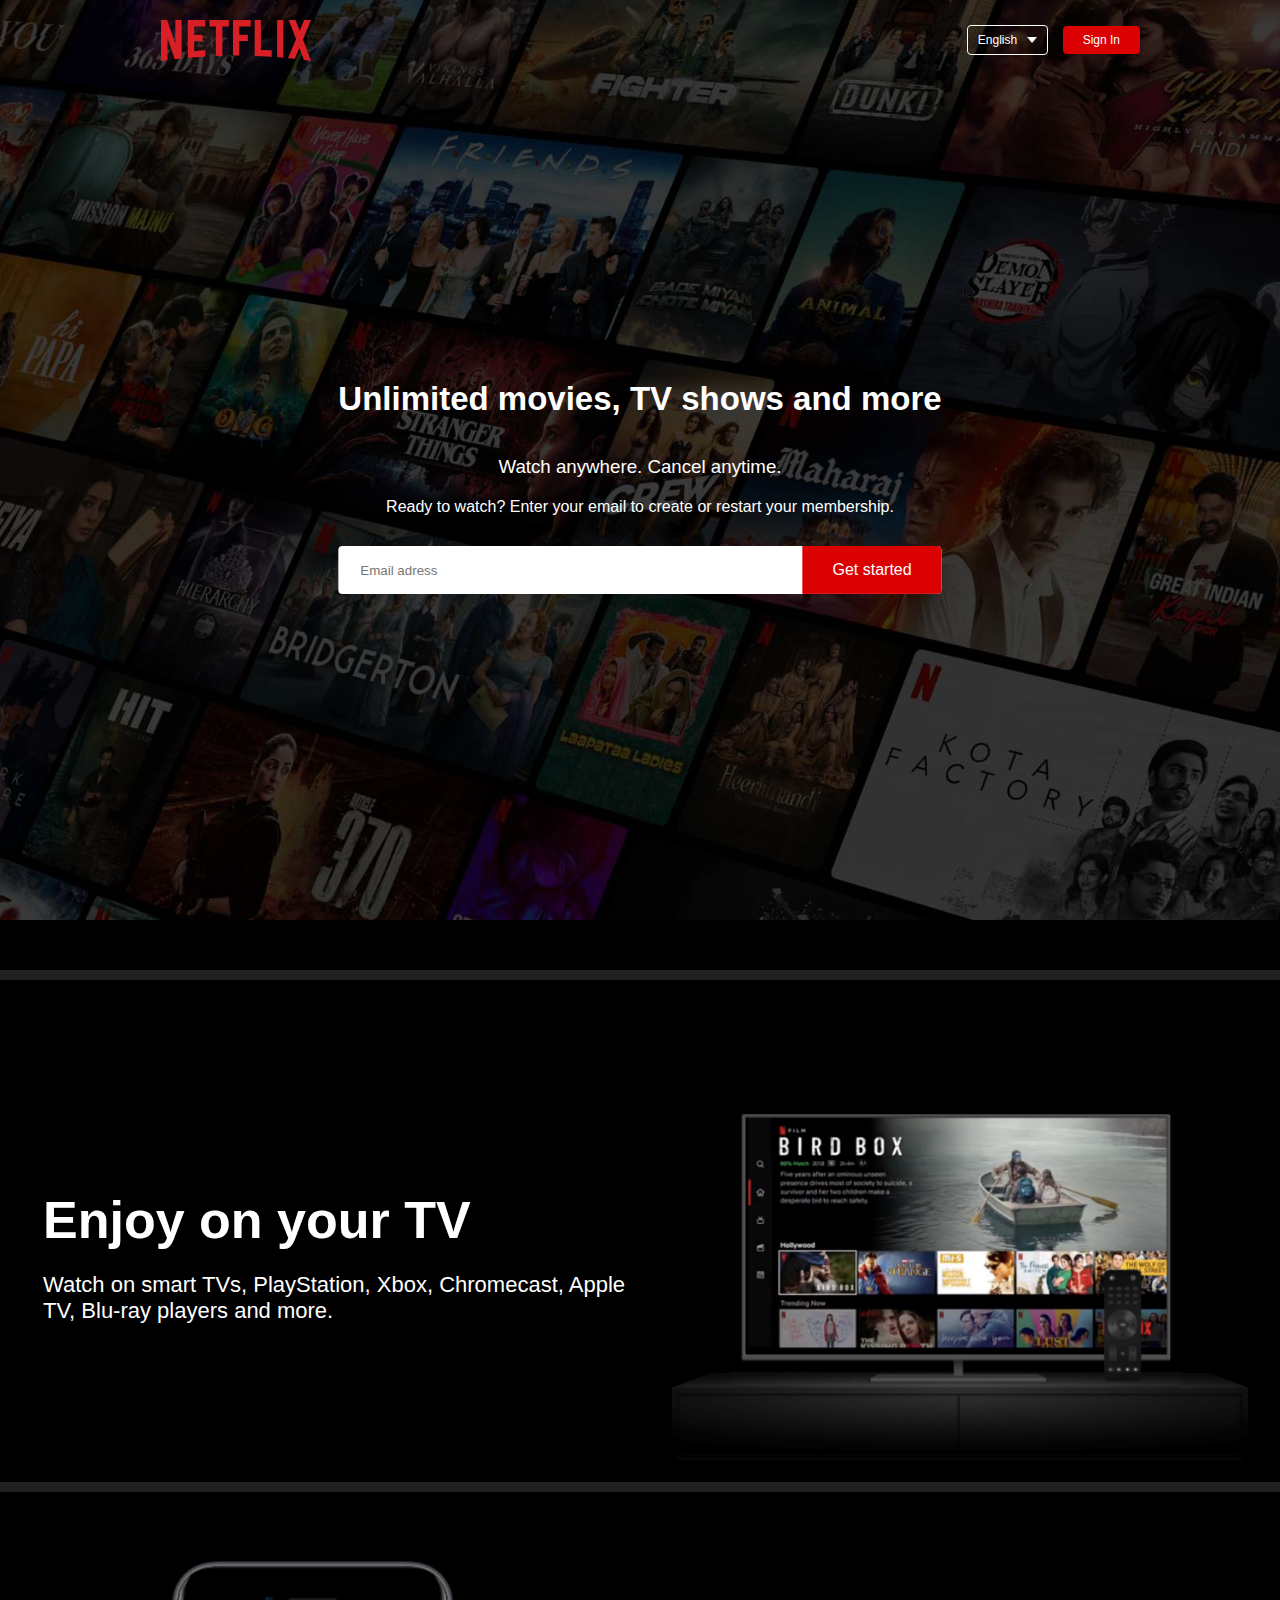
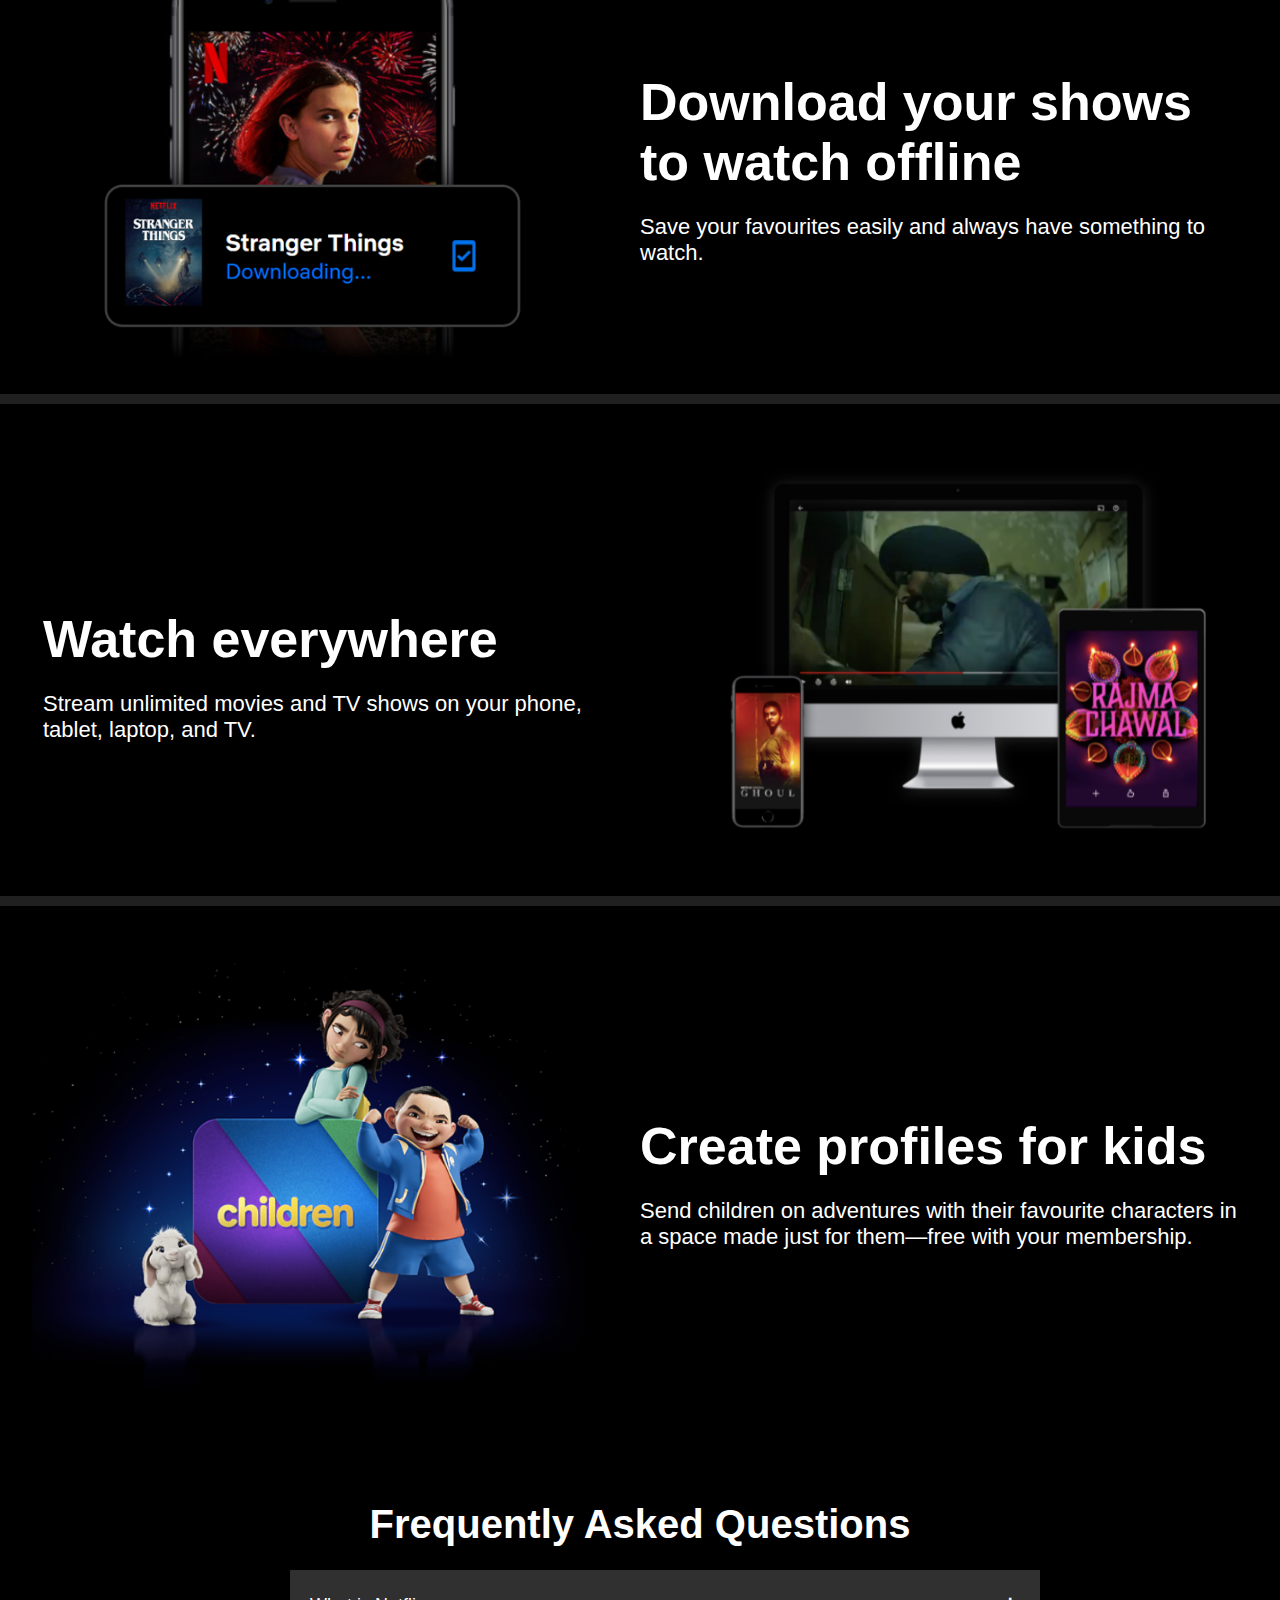
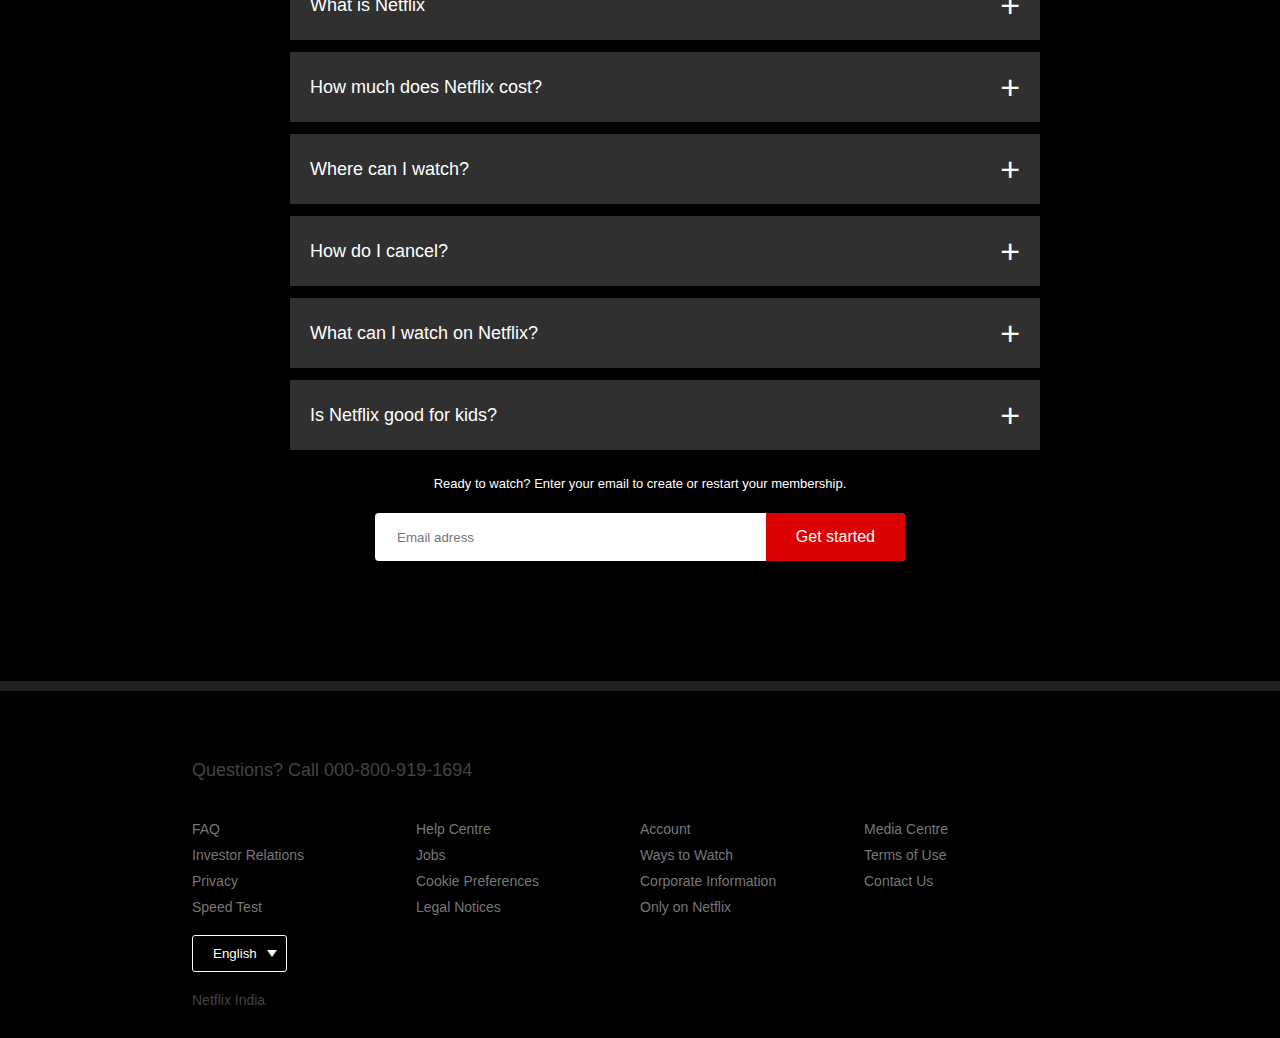
<file: index.html>
<!DOCTYPE html>
<html lang="en">
<head>
    <meta charset="UTF-8">
    <meta name="viewport" content="width=device-width, initial-scale=1.0">
    <title>Netflix India – Watch TV Shows Online, Watch Movies Online</title>
    <link rel="stylesheet" href="styles.css" type="text/css">
</head>
<body>
    <div class="container">
        <div class="header">
            <nav>
                <img src="image/logo.png" class="logo">
                <div class="button-div">
                    <button class="language-btn">English <img src="image/down-icon.png" alt=""></button>
                    <button>Sign In</button>
                </div>
            </nav>
            <div class="header-content">
                <h1>Unlimited movies, TV shows and more</h1>
                <h3>Watch anywhere. Cancel anytime.</h3>
                <p>Ready to watch? Enter your email to create or restart your membership.</p>
                <form class="email-signup">
                    <input type="email" placeholder="Email adress" required>
                    <button type="submit">Get started</button>
                </form>
            </div>
        </div>
        <div class="features">
            <div class="row">
                <div class="text-col">
                    <h2 class="text1">Enjoy on your TV</h2>
                    <p class="text1">Watch on smart TVs, PlayStation, Xbox, Chromecast, Apple TV, Blu-ray players and more.</p>
                </div>
                <div class="img-col">
                    <img src="image/feature-1.png" alt="">
                </div>
            </div>
            <div class="row">
                <div class="img-col">
                    <img src="image/feature-2.png" alt="">
                </div>
                <div class="text-col">
                    <h2 class="text2">Download your shows to watch offline</h2>
                    <p class="text2">Save your favourites easily and always have something to watch.</p>
                </div>
               
            </div>
            <div class="row">
                <div class="text-col">
                    <h2 class="text1">Watch everywhere</h2>
                    <p class="text1">Stream unlimited movies and TV shows on your phone, tablet, laptop, and TV.</p>
                </div>
                <div class="img-col">
                    <img src="image/feature-3.png" alt="">
                </div>
            </div>
            <div class="row">
                <div class="img-col">
                    <img src="image/feature-4.png" alt="">
                </div>
                <div class="text-col">
                    <h2 class="text2">Create profiles for kids</h2>
                    <p class="text2">Send children on adventures with their favourite characters in a space made just for them—free with your membership.</p>
                </div>
                
            </div>
        </div>
        <div class="faq">
            <h2>Frequently Asked Questions</h2>
            <ul class="accordion">
                <li>
                    <input type="radio" name="accordion" id="first">
                    <label for="first">What is Netflix</label>
                </li>
                <li>
                    <input type="radio" name="accordion" id="second">
                    <label for="second">How much does Netflix cost?</label>
                </li>
                <li>
                    <input type="radio" name="accordion" id="third">
                    <label for="third">Where can I watch?</label>
                </li>
                <li>
                    <input type="radio" name="accordion" id="forth">
                    <label for="forth">How do I cancel?</label>
                </li>
                <li>
                    <input type="radio" name="accordion" id="fifth">
                    <label for="fifth">What can I watch on Netflix?</label>
                </li>
                <li>
                    <input type="radio" name="accordion" id="sixth">
                    <label for="sixth">Is Netflix good for kids?</label>
                </li>
            </ul>
            <small>Ready to watch? Enter your email to create or restart your membership.</small>
            <form class="email-signup">
                <input type="email" placeholder="Email adress" required>
                <button type="submit">Get started</button>
            </form>
    </div>
    <div class="footer-divide">

    </div>
    <div class="footer">
    <h2>Questions? Call 000-800-919-1694</h2>
    <div class="row1">
        <div class="col">
            <a href="FAQ">FAQ</a>
            <a href="Investor Relations">Investor Relations</a>
            <a href="Privacy">Privacy</a>
            <a href="Speed Test">Speed Test</a>
        </div>
        <div class="col">
            <a href="Help Centre">Help Centre</a>
            <a href="Jobs">Jobs</a>
            <a href="Cookie Preferences">Cookie Preferences</a>
            <a href="Legal Notices">Legal Notices</a>
        </div>
        <div class="col">
            <a href="Account">Account</a>
            <a href="Ways to Watch">Ways to Watch</a>
            <a href="Corporate Information">Corporate Information</a>
            <a href="Only on Netflix">Only on Netflix</a>
        </div>
        <div class="col">
            <a href="Media Centre">Media Centre</a>
            <a href="Terms of Use">Terms of Use</a>
            <a href="Contact Us">Contact Us</a>
        </div>
        <div>
            <button class="language-btn">English <img src="image/down-icon.png" alt=""></button>
            <p class="copyright">Netflix India</p>
        </div>
        
    </div>
    </div>
    </div>
</body>
</html>
</file>
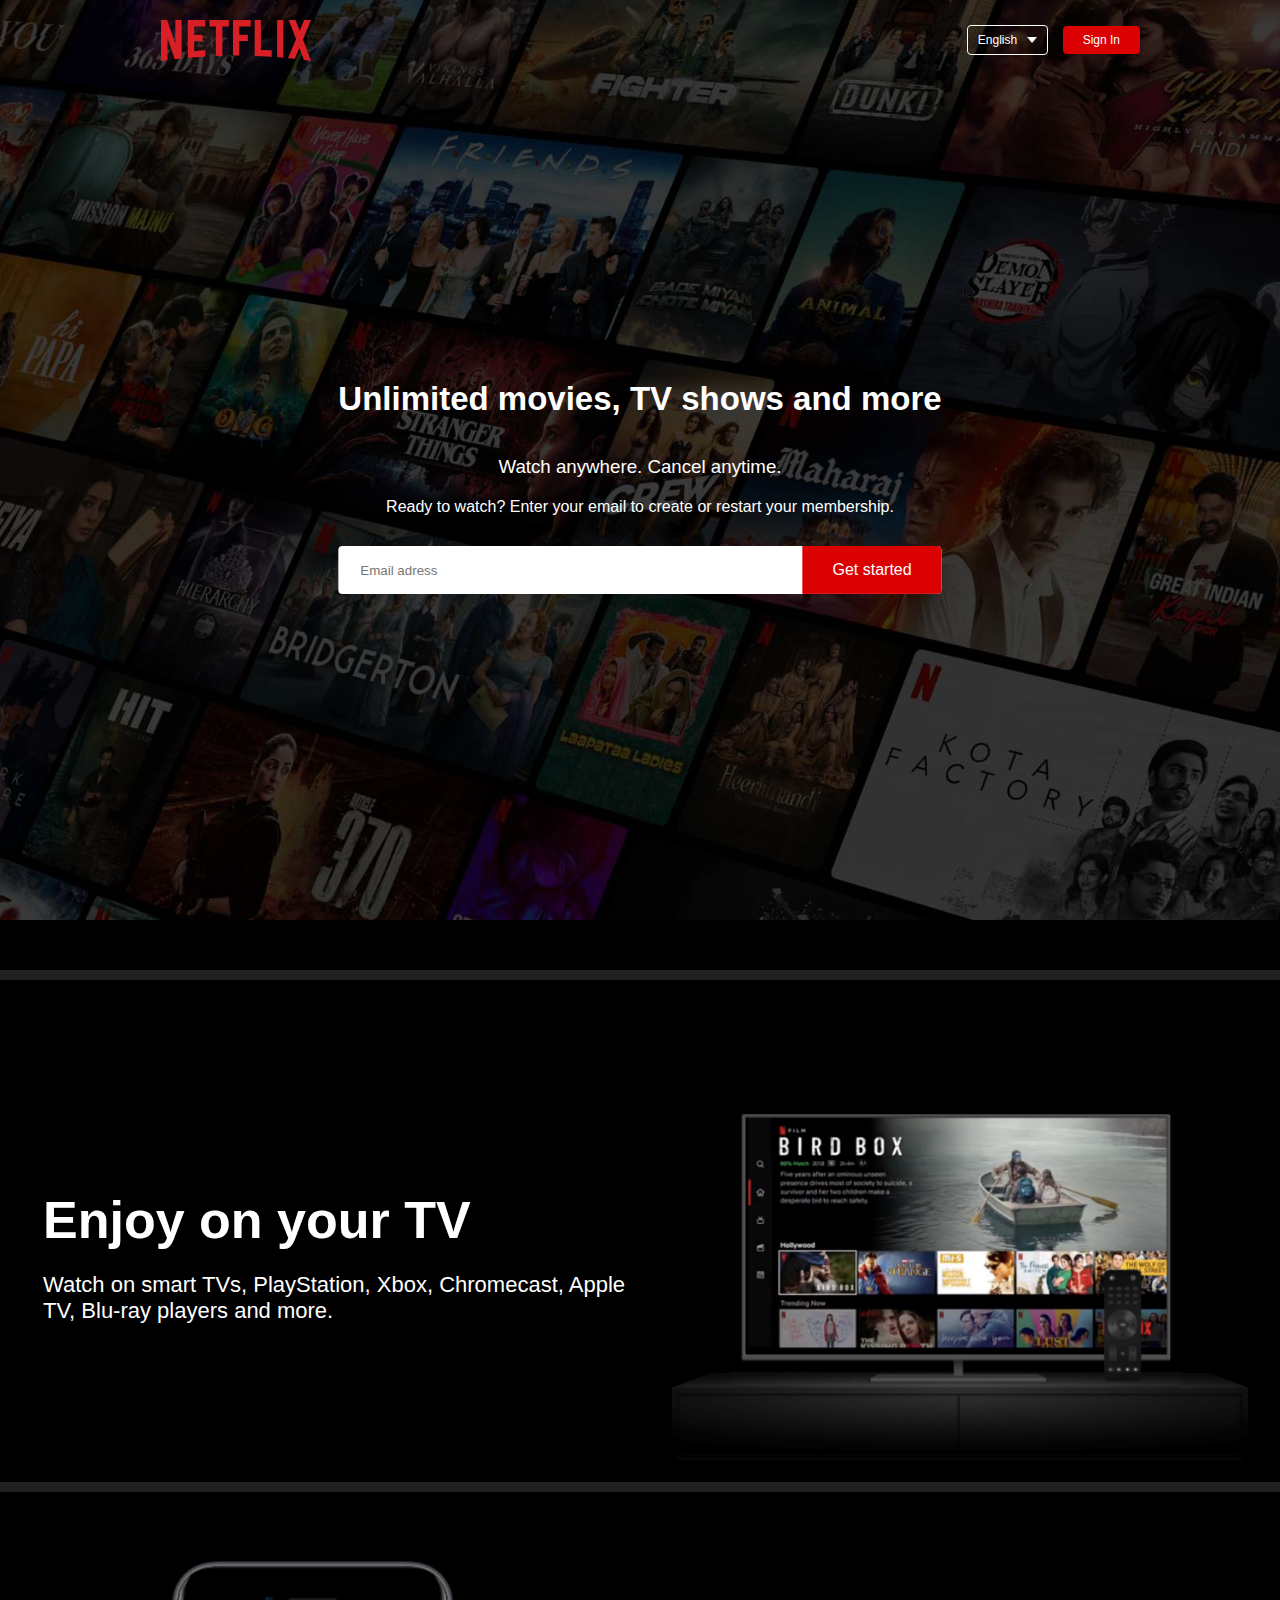
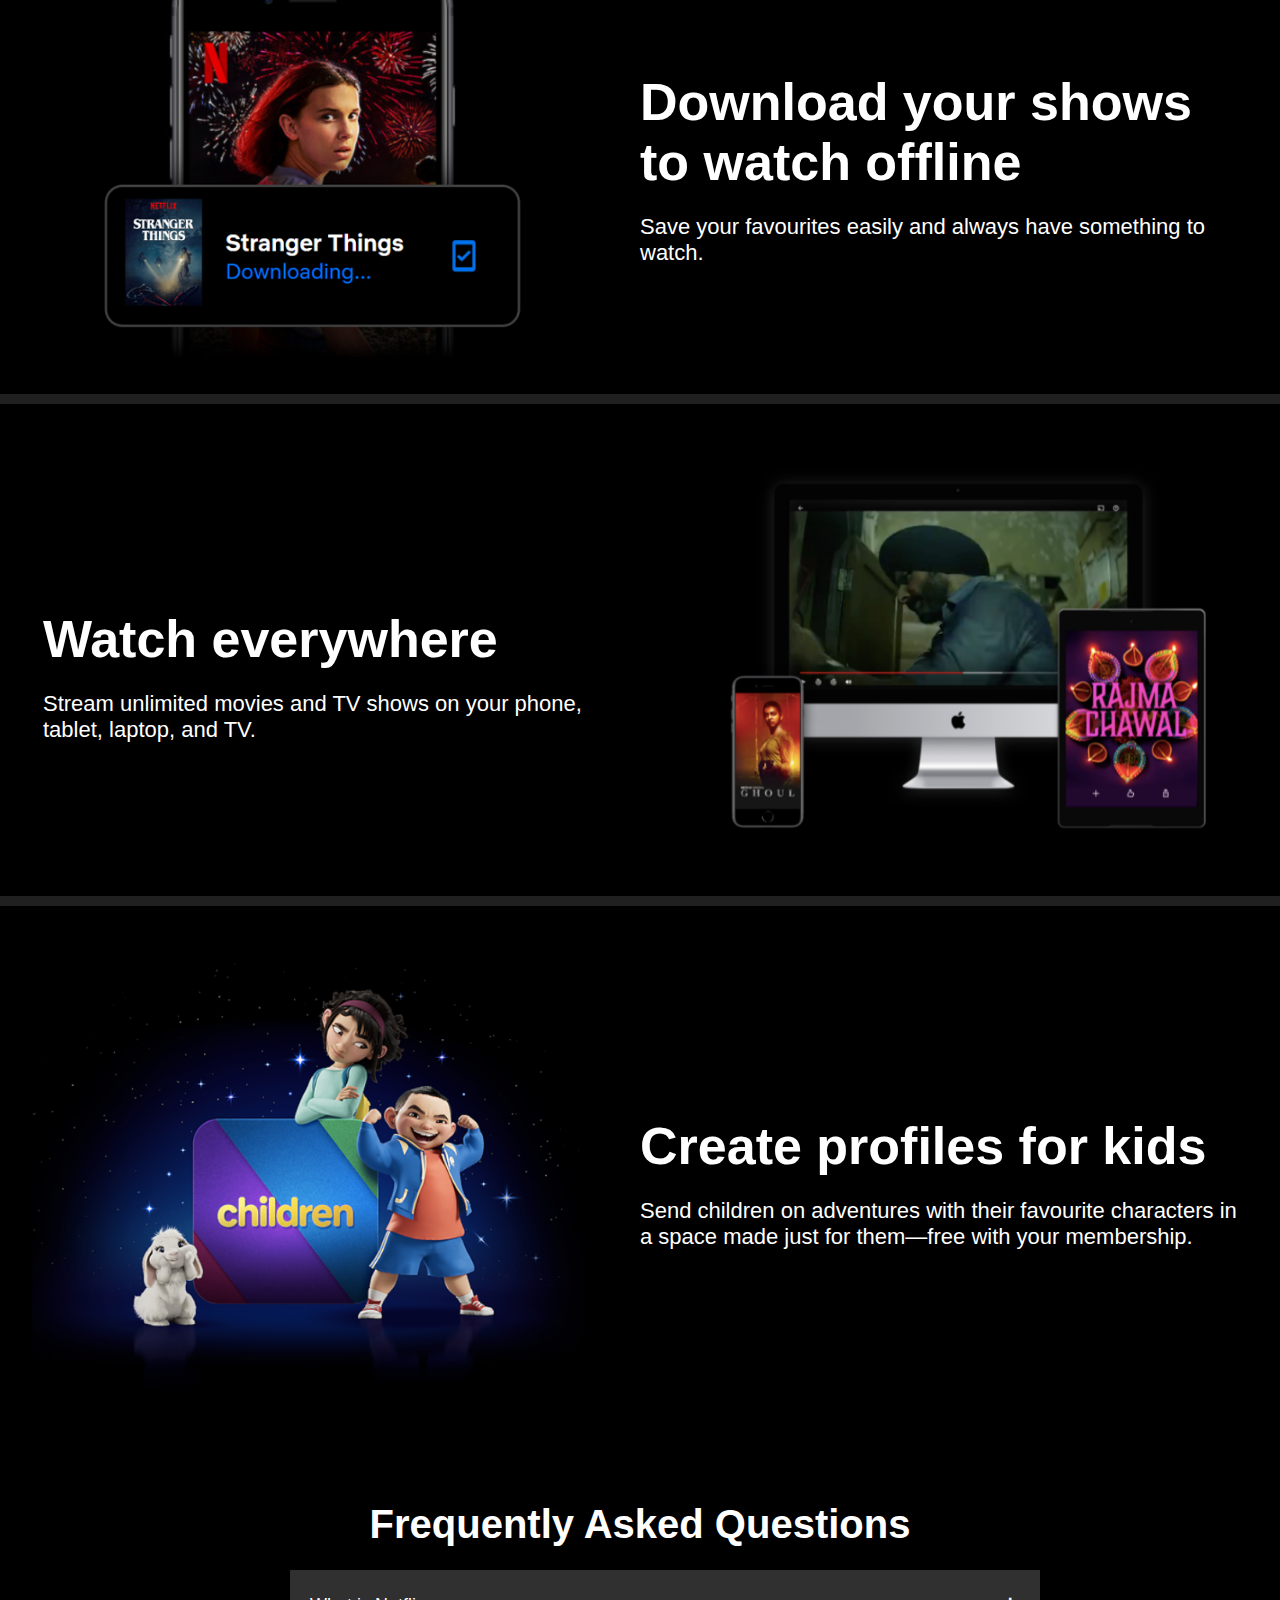
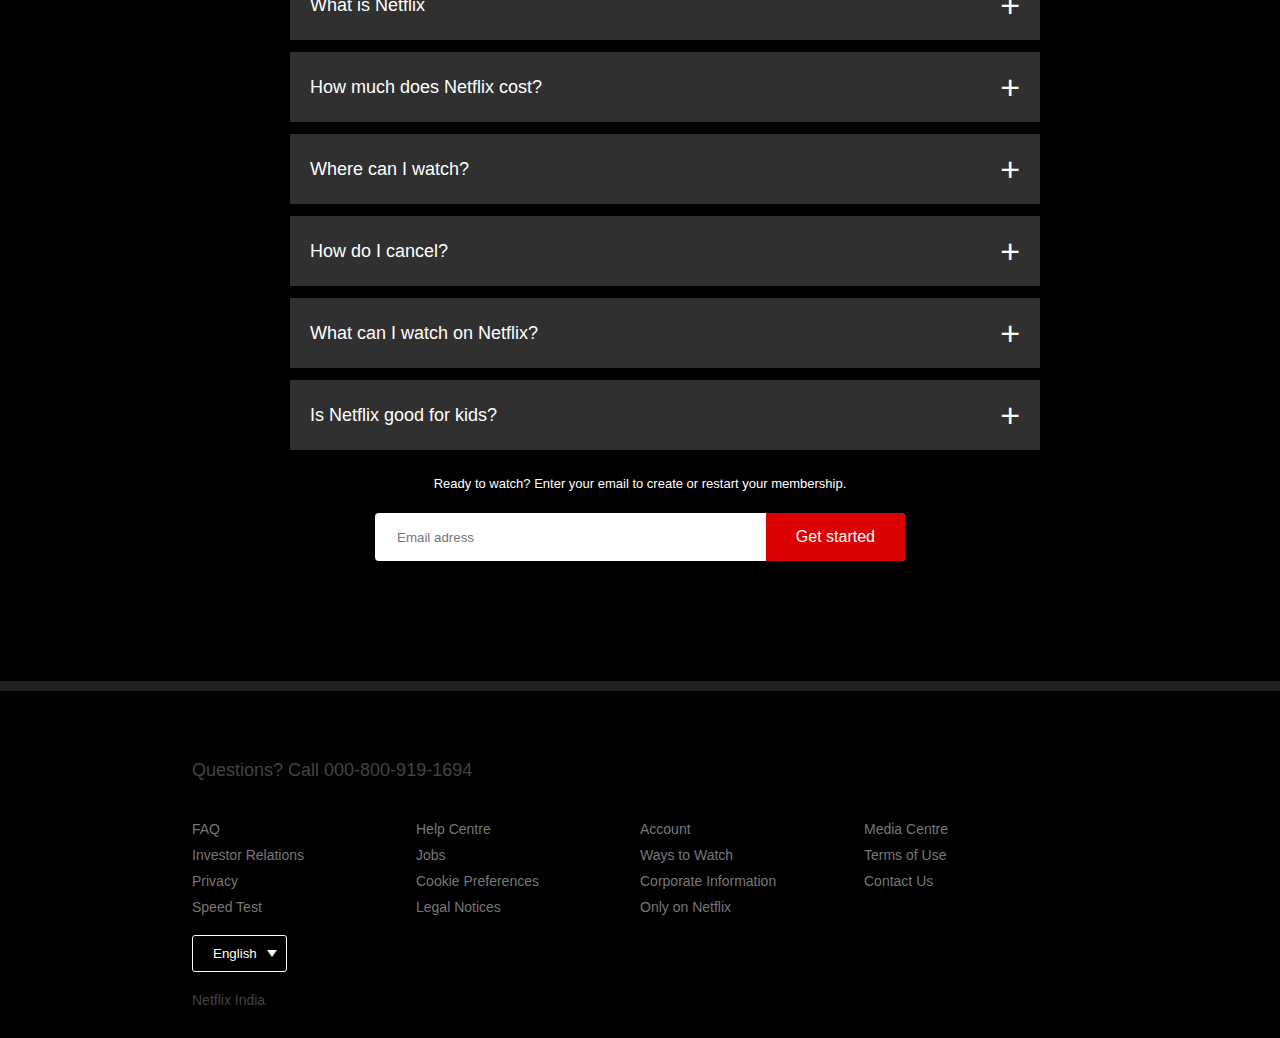
<file: netflix.html>
<!DOCTYPE html>
<html lang="en">
<head>
    <meta charset="UTF-8">
    <meta name="viewport" content="width=device-width, initial-scale=1.0">
    <title>Netflix India – Watch TV Shows Online, Watch Movies Online</title>
    <link rel="stylesheet" href="netflix.css" type="text/css">
</head>
<body>
    <div class="container">
        <div class="header">
            <nav>
                <img src="image/logo.png" class="logo">
                <div class="button-div">
                    <button class="language-btn">English <img src="image/down-icon.png" alt=""></button>
                    <button>Sign In</button>
                </div>
            </nav>
            <div class="header-content">
                <h1>Unlimited movies, TV shows and more</h1>
                <h3>Watch anywhere. Cancel anytime.</h3>
                <p>Ready to watch? Enter your email to create or restart your membership.</p>
                <form class="email-signup">
                    <input type="email" placeholder="Email adress" required>
                    <button type="submit">Get started</button>
                </form>
            </div>
        </div>
        <div class="features">
            <div class="row">
                <div class="text-col">
                    <h2 class="text1">Enjoy on your TV</h2>
                    <p class="text1">Watch on smart TVs, PlayStation, Xbox, Chromecast, Apple TV, Blu-ray players and more.</p>
                </div>
                <div class="img-col">
                    <img src="image/feature-1.png" alt="">
                </div>
            </div>
            <div class="row">
                <div class="img-col">
                    <img src="image/feature-2.png" alt="">
                </div>
                <div class="text-col">
                    <h2 class="text2">Download your shows to watch offline</h2>
                    <p class="text2">Save your favourites easily and always have something to watch.</p>
                </div>
               
            </div>
            <div class="row">
                <div class="text-col">
                    <h2 class="text1">Watch everywhere</h2>
                    <p class="text1">Stream unlimited movies and TV shows on your phone, tablet, laptop, and TV.</p>
                </div>
                <div class="img-col">
                    <img src="image/feature-3.png" alt="">
                </div>
            </div>
            <div class="row">
                <div class="img-col">
                    <img src="image/feature-4.png" alt="">
                </div>
                <div class="text-col">
                    <h2 class="text2">Create profiles for kids</h2>
                    <p class="text2">Send children on adventures with their favourite characters in a space made just for them—free with your membership.</p>
                </div>
                
            </div>
        </div>
        <div class="faq">
            <h2>Frequently Asked Questions</h2>
            <ul class="accordion">
                <li>
                    <input type="radio" name="accordion" id="first">
                    <label for="first">What is Netflix</label>
                </li>
                <li>
                    <input type="radio" name="accordion" id="second">
                    <label for="second">How much does Netflix cost?</label>
                </li>
                <li>
                    <input type="radio" name="accordion" id="third">
                    <label for="third">Where can I watch?</label>
                </li>
                <li>
                    <input type="radio" name="accordion" id="forth">
                    <label for="forth">How do I cancel?</label>
                </li>
                <li>
                    <input type="radio" name="accordion" id="fifth">
                    <label for="fifth">What can I watch on Netflix?</label>
                </li>
                <li>
                    <input type="radio" name="accordion" id="sixth">
                    <label for="sixth">Is Netflix good for kids?</label>
                </li>
            </ul>
            <small>Ready to watch? Enter your email to create or restart your membership.</small>
            <form class="email-signup">
                <input type="email" placeholder="Email adress" required>
                <button type="submit">Get started</button>
            </form>
    </div>
    <div class="footer-divide">

    </div>
    <div class="footer">
    <h2>Questions? Call 000-800-919-1694</h2>
    <div class="row1">
        <div class="col">
            <a href="FAQ">FAQ</a>
            <a href="Investor Relations">Investor Relations</a>
            <a href="Privacy">Privacy</a>
            <a href="Speed Test">Speed Test</a>
        </div>
        <div class="col">
            <a href="Help Centre">Help Centre</a>
            <a href="Jobs">Jobs</a>
            <a href="Cookie Preferences">Cookie Preferences</a>
            <a href="Legal Notices">Legal Notices</a>
        </div>
        <div class="col">
            <a href="Account">Account</a>
            <a href="Ways to Watch">Ways to Watch</a>
            <a href="Corporate Information">Corporate Information</a>
            <a href="Only on Netflix">Only on Netflix</a>
        </div>
        <div class="col">
            <a href="Media Centre">Media Centre</a>
            <a href="Terms of Use">Terms of Use</a>
            <a href="Contact Us">Contact Us</a>
        </div>
        <div>
            <button class="language-btn">English <img src="image/down-icon.png" alt=""></button>
            <p class="copyright">Netflix India</p>
        </div>
        
    </div>
    </div>
    </div>
</body>
</html>
</file>
<file: styles.css>
body{
    background: black;
    color: white;
    margin: 0;
    font-family: Netflix Sans, Helvetica Neue, Segoe UI, Roboto, Ubuntu, sans-serif;
}
.header{
    width: 100%;
    height: 100vh;
    background-image: linear-gradient(rgba(0,0,0,0.7),rgba(0,0,0,0.7)),url(image/header.jpg);
    background-size: cover;
    background-position: center;
    padding: 10px 0;
    position: relative;
}
nav{
    display: flex;
    align-items: center;
    justify-content: space-between;
    padding: 10px 0;
}
.logo{
    width: 150px;
    cursor: pointer;
    padding-left: 161px;
}
nav button{
    border: 0;
    outline: 0;
    background: #db0001;
    color: white;
    padding: 7px 20px;
    font-size: 12px;
    border-radius: 4px;
    margin-left: 10px;
    cursor: pointer;
}
.language-btn{
    display: inline-flex;
    align-items: center;
    background: transparent;
    border: 1px solid white;
    padding: 7px 10px;
}
.language-btn img{
    width: 10px;
    margin-left: 10px;
}
.button-div{
    padding-right: 140px;
}
.header-content{
    position: absolute;
    top: 40%;
    left: 50%;
    transform: translate(-50%, -50%);
    text-align: center;
    margin-top: 100px;
}
.header-content h1{
    font-size:33px;
    line-height: 70px;
    font-weight: 900;
    max-width: 650px;
    font-family: Netflix Sans, Helvetica Neue, Segoe UI, Roboto, Ubuntu, sans-serif;
    
}
.header-content h3{
    font-weight: 400;
    margin-bottom: 20px;
    font-family: Netflix Sans, Helvetica Neue, Segoe UI, Roboto, Ubuntu, sans-serif;
}
.email-signup{
 background: white;
 border-radius: 4px;
 display: flex;
 align-items:center ;
 margin-top: 30px;
 overflow: hidden;
}
.email-signup input{
    flex: 1;
    border: 0;
    outline: 0;
    margin-left: 20px;
}
.email-signup button{
    background: #db0001;
    border: 0;
    outline: 0;
    color: white;
    font-size: 16px;
    cursor: pointer;
    padding: 15px 30px;
}
/* features starts from here */
.features{
    padding: 50px 0;
    font-size: 22px;
}

.row{
    display: flex;
    width: 100%;
    align-items: center;
    flex-wrap: wrap;
    padding-top: 50px;
    border-top: 10px solid rgb(33, 32, 32);
}
.text-col{
    flex-basis: 50%;
    margin-bottom: 20px;
}
.img-col{
    flex-basis: 50%;
    margin-bottom: 20px;
}
.img-col img{
    display: block;
    width: 90%;
    margin: auto;
}
.features h2{
    font-size: 52px;
    font-weight: 900;
    margin-bottom: 20px;
}
.text1{
    padding-left: 43px;
}
.text2{
    padding-right: 43px;
}
/* faq section starts from here */
.faq{
    padding: 10px 12%;
    text-align: center;
    font-size: 18px;
    margin-bottom: 50px;
}
.faq h2{
    font-weight: 900;
    font-size: 40px;
}
.accordion{
    margin: -15px auto 15px;
    width: 100%;
    max-width: 750px;
}
.row1{
    display: flex;
    width: 100%;
    align-items: center;
    flex-wrap: wrap;
    padding-top: 50px;
}
.accordion li{
    list-style: none;
    width: 100%;
    padding: 5px;
}
.accordion li label{
    display: flex;
    line-height: 30px;
    align-items: center;
    padding: 20px;
    font-size: 18px;
    font-weight: 500;
    background: #303030;
    margin-bottom: 2px;
    cursor: pointer;
    position: relative;
}
label::after{
    content: '+';
    font-size: 34px;
    position: absolute;
    right: 20px;
}
input[type="radio"]{
    display: none;
}
.faq .email-signup{
    max-width: 530px;
    margin: 20px auto 60px;
}
.faq small{
    font-size: 13px;
}
/* footer starts from here */
.footer-divide{
    width: 100%;
    height: 4px;
    border-top: 10px solid rgb(33, 32, 32);
}
.footer{
    padding: 50px 15% 10px;
    color: #444343;
}
.footer h2{
    font-size: 18px;
    font-weight: 400;
    margin-bottom: 30px;
}
.footer .col{
    flex-basis: 25%;
    flex-grow: 1;
    margin-bottom: 10px;
}
.footer .col a{
    display: block;
    text-decoration:none;
    color: #777;
    font-size: 14px;
    margin-bottom: 10px;
}
.footer .row1{
    align-items: flex-start;
    padding: 10px 0;
}
.footer .language-btn{
    color: white;
    padding: 10px 20px;
    border-radius: 3px;
    width: 95px;
}
.copyright{
    font-size: 14px;
    margin-top: 20px;
    margin-bottom: 10px;
}
</file>
<file: netflix.css>
body{
    background: black;
    color: white;
    margin: 0;
    font-family: Netflix Sans, Helvetica Neue, Segoe UI, Roboto, Ubuntu, sans-serif;
}
.header{
    width: 100%;
    height: 100vh;
    background-image: linear-gradient(rgba(0,0,0,0.7),rgba(0,0,0,0.7)),url(image/header.jpg);
    background-size: cover;
    background-position: center;
    padding: 10px 0;
    position: relative;
}
nav{
    display: flex;
    align-items: center;
    justify-content: space-between;
    padding: 10px 0;
}
.logo{
    width: 150px;
    cursor: pointer;
    padding-left: 161px;
}
nav button{
    border: 0;
    outline: 0;
    background: #db0001;
    color: white;
    padding: 7px 20px;
    font-size: 12px;
    border-radius: 4px;
    margin-left: 10px;
    cursor: pointer;
}
.language-btn{
    display: inline-flex;
    align-items: center;
    background: transparent;
    border: 1px solid white;
    padding: 7px 10px;
}
.language-btn img{
    width: 10px;
    margin-left: 10px;
}
.button-div{
    padding-right: 140px;
}
.header-content{
    position: absolute;
    top: 40%;
    left: 50%;
    transform: translate(-50%, -50%);
    text-align: center;
    margin-top: 100px;
}
.header-content h1{
    font-size:33px;
    line-height: 70px;
    font-weight: 900;
    max-width: 650px;
    font-family: Netflix Sans, Helvetica Neue, Segoe UI, Roboto, Ubuntu, sans-serif;
    
}
.header-content h3{
    font-weight: 400;
    margin-bottom: 20px;
    font-family: Netflix Sans, Helvetica Neue, Segoe UI, Roboto, Ubuntu, sans-serif;
}
.email-signup{
 background: white;
 border-radius: 4px;
 display: flex;
 align-items:center ;
 margin-top: 30px;
 overflow: hidden;
}
.email-signup input{
    flex: 1;
    border: 0;
    outline: 0;
    margin-left: 20px;
}
.email-signup button{
    background: #db0001;
    border: 0;
    outline: 0;
    color: white;
    font-size: 16px;
    cursor: pointer;
    padding: 15px 30px;
}
/* features starts from here */
.features{
    padding: 50px 0;
    font-size: 22px;
}

.row{
    display: flex;
    width: 100%;
    align-items: center;
    flex-wrap: wrap;
    padding-top: 50px;
    border-top: 10px solid rgb(33, 32, 32);
}
.text-col{
    flex-basis: 50%;
    margin-bottom: 20px;
}
.img-col{
    flex-basis: 50%;
    margin-bottom: 20px;
}
.img-col img{
    display: block;
    width: 90%;
    margin: auto;
}
.features h2{
    font-size: 52px;
    font-weight: 900;
    margin-bottom: 20px;
}
.text1{
    padding-left: 43px;
}
.text2{
    padding-right: 43px;
}
/* faq section starts from here */
.faq{
    padding: 10px 12%;
    text-align: center;
    font-size: 18px;
    margin-bottom: 50px;
}
.faq h2{
    font-weight: 900;
    font-size: 40px;
}
.accordion{
    margin: -15px auto 15px;
    width: 100%;
    max-width: 750px;
}
.row1{
    display: flex;
    width: 100%;
    align-items: center;
    flex-wrap: wrap;
    padding-top: 50px;
}
.accordion li{
    list-style: none;
    width: 100%;
    padding: 5px;
}
.accordion li label{
    display: flex;
    line-height: 30px;
    align-items: center;
    padding: 20px;
    font-size: 18px;
    font-weight: 500;
    background: #303030;
    margin-bottom: 2px;
    cursor: pointer;
    position: relative;
}
label::after{
    content: '+';
    font-size: 34px;
    position: absolute;
    right: 20px;
}
input[type="radio"]{
    display: none;
}
.faq .email-signup{
    max-width: 530px;
    margin: 20px auto 60px;
}
.faq small{
    font-size: 13px;
}
/* footer starts from here */
.footer-divide{
    width: 100%;
    height: 4px;
    border-top: 10px solid rgb(33, 32, 32);
}
.footer{
    padding: 50px 15% 10px;
    color: #444343;
}
.footer h2{
    font-size: 18px;
    font-weight: 400;
    margin-bottom: 30px;
}
.footer .col{
    flex-basis: 25%;
    flex-grow: 1;
    margin-bottom: 10px;
}
.footer .col a{
    display: block;
    text-decoration:none;
    color: #777;
    font-size: 14px;
    margin-bottom: 10px;
}
.footer .row1{
    align-items: flex-start;
    padding: 10px 0;
}
.footer .language-btn{
    color: white;
    padding: 10px 20px;
    border-radius: 3px;
    width: 95px;
}
.copyright{
    font-size: 14px;
    margin-top: 20px;
    margin-bottom: 10px;
}
</file>
